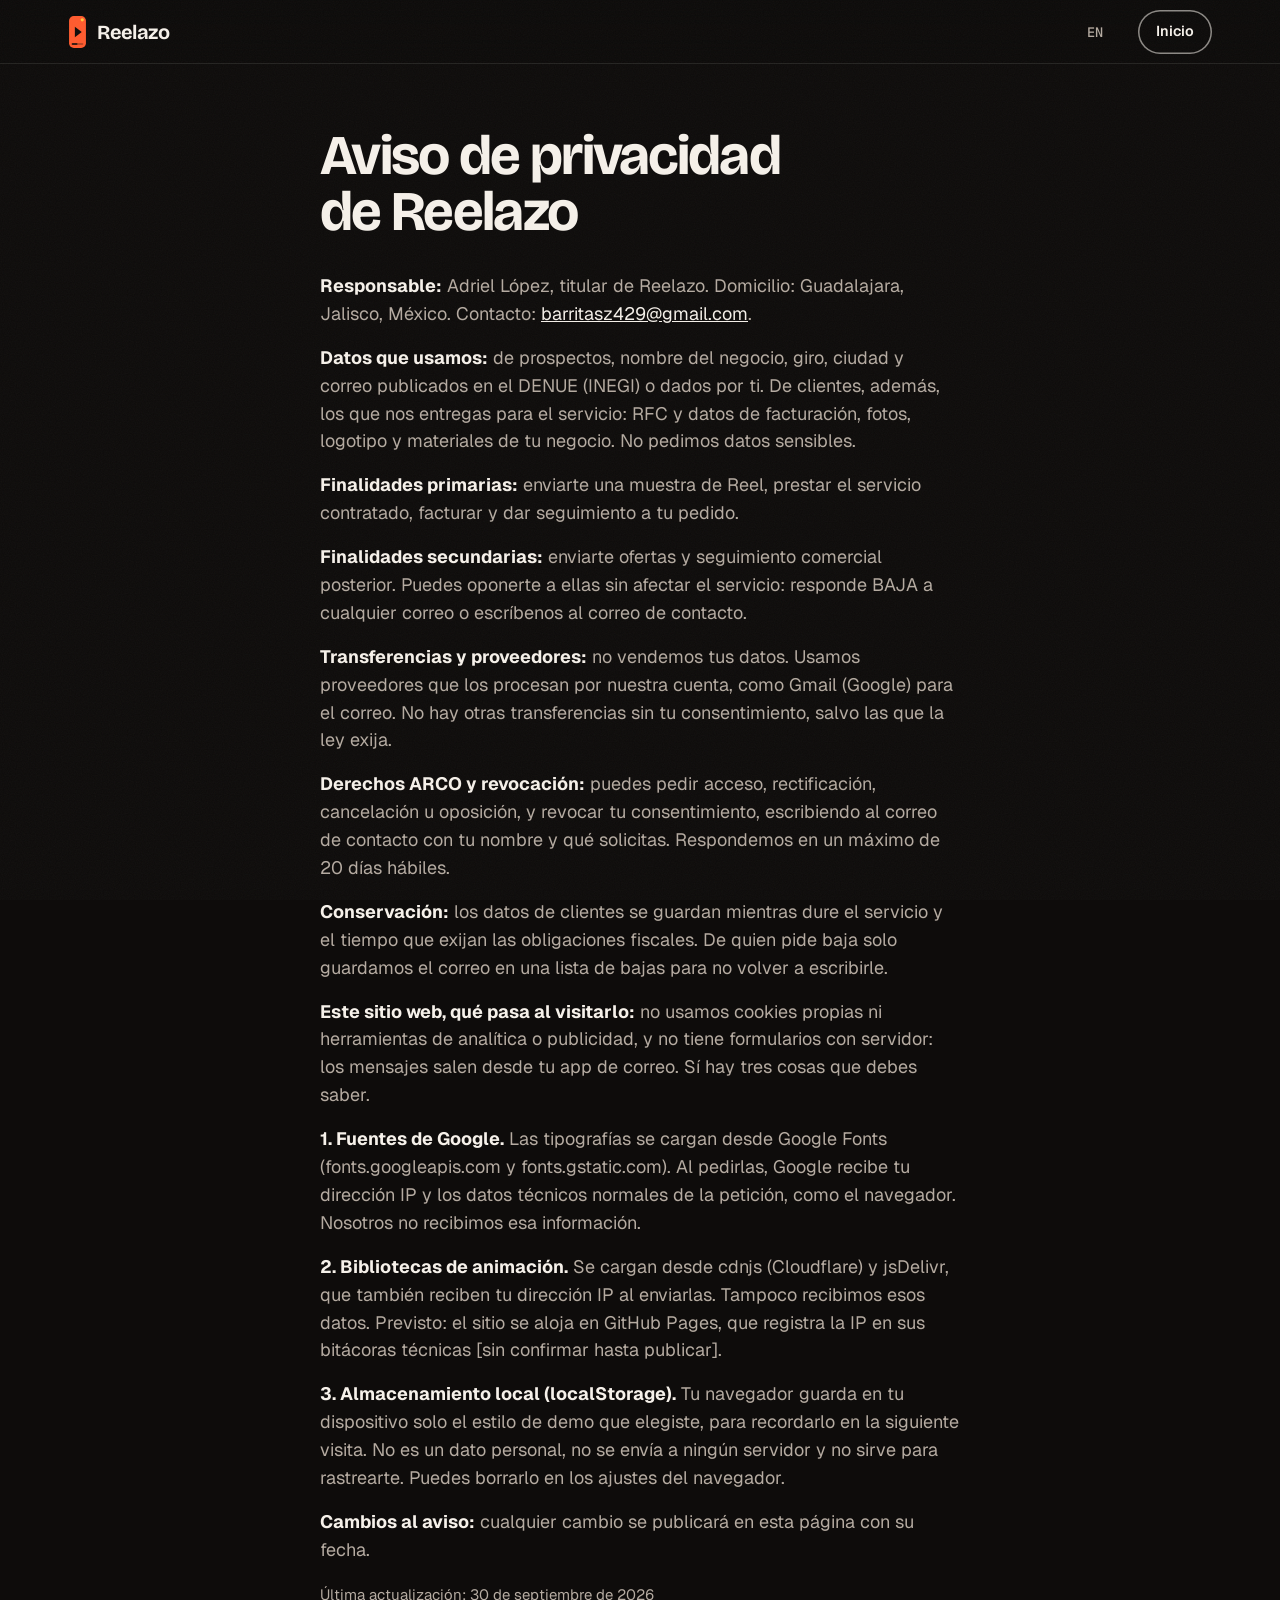
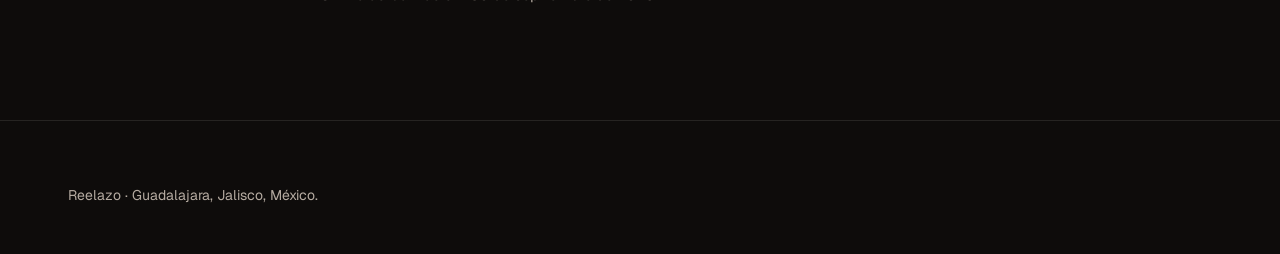
<file: aviso-privacidad.html>
<!DOCTYPE html>
<html lang="es"><head><meta charset="utf-8"><meta name="viewport" content="width=device-width,initial-scale=1"><title>Aviso de privacidad de Reelazo | Reelazo</title><meta name="description" content="Aviso de privacidad de Reelazo."><meta name="theme-color" content="#0E0C0B"><meta name="color-scheme" content="dark light"><meta property="og:title" content="Aviso de privacidad de Reelazo | Reelazo"><meta property="og:description" content="Aviso de privacidad de Reelazo."><meta property="og:type" content="website"><meta property="og:locale" content="es_MX"><meta property="og:url" content="https://barritaszzz.github.io/reelazo/aviso-privacidad.html"><meta property="og:image" content="https://barritaszzz.github.io/reelazo/assets/media/og.png"><link rel="canonical" href="https://barritaszzz.github.io/reelazo/aviso-privacidad.html"><link rel="alternate" hreflang="es" href="https://barritaszzz.github.io/reelazo/aviso-privacidad.html"><link rel="alternate" hreflang="en" href="https://barritaszzz.github.io/reelazo/en/privacy-notice.html"><link rel="alternate" hreflang="x-default" href="https://barritaszzz.github.io/reelazo/aviso-privacidad.html"><link rel="icon" href="assets/media/favicon.svg" type="image/svg+xml"><link rel="preconnect" href="https://fonts.googleapis.com"><link rel="preconnect" href="https://fonts.gstatic.com" crossorigin><link rel="stylesheet" href="https://fonts.googleapis.com/css2?family=Bricolage+Grotesque:opsz,wght@12..96,600..800&family=Instrument+Serif:ital@1&family=Geist:wght@400;500&family=Geist+Mono:wght@500&display=swap"><link rel="stylesheet" href="assets/css/base.css"></head><body><a class="skip" href="#contenido">Saltar al contenido</a><header class="top"><div class="wrap"><a class="brand" href="index.html" aria-label="Reelazo"><img src="assets/media/logo.svg" width="20" height="36" alt=""><span translate="no">Reelazo</span></a><span class="sp"></span><a class="lang" style="display:inline-flex" href="en/privacy-notice.html" hreflang="en" lang="en">EN</a><a class="btn btn--sm btn--ghost" href="index.html" style="--fg:var(--c-text)">Inicio</a></div></header><main id="contenido" class="wrap legal"><h1>Aviso de privacidad de Reelazo</h1><p><b>Responsable:</b> Adriel López, titular de Reelazo. Domicilio: Guadalajara, Jalisco, México. Contacto: <a href="mailto:barritasz429@gmail.com">barritasz429@gmail.com</a>.</p><p><b>Datos que usamos:</b> de prospectos, nombre del negocio, giro, ciudad y correo publicados en el DENUE (INEGI) o dados por ti. De clientes, además, los que nos entregas para el servicio: RFC y datos de facturación, fotos, logotipo y materiales de tu negocio. No pedimos datos sensibles.</p><p><b>Finalidades primarias:</b> enviarte una muestra de Reel, prestar el servicio contratado, facturar y dar seguimiento a tu pedido.</p><p><b>Finalidades secundarias:</b> enviarte ofertas y seguimiento comercial posterior. Puedes oponerte a ellas sin afectar el servicio: responde BAJA a cualquier correo o escríbenos al correo de contacto.</p><p><b>Transferencias y proveedores:</b> no vendemos tus datos. Usamos proveedores que los procesan por nuestra cuenta, como Gmail (Google) para el correo. No hay otras transferencias sin tu consentimiento, salvo las que la ley exija.</p><p><b>Derechos ARCO y revocación:</b> puedes pedir acceso, rectificación, cancelación u oposición, y revocar tu consentimiento, escribiendo al correo de contacto con tu nombre y qué solicitas. Respondemos en un máximo de 20 días hábiles.</p><p><b>Conservación:</b> los datos de clientes se guardan mientras dure el servicio y el tiempo que exijan las obligaciones fiscales. De quien pide baja solo guardamos el correo en una lista de bajas para no volver a escribirle.</p><p><b>Este sitio web, qué pasa al visitarlo:</b> no usamos cookies propias ni herramientas de analítica o publicidad, y no tiene formularios con servidor: los mensajes salen desde tu app de correo. Sí hay tres cosas que debes saber.</p><p><b>1. Fuentes de Google.</b> Las tipografías se cargan desde Google Fonts (fonts.googleapis.com y fonts.gstatic.com). Al pedirlas, Google recibe tu dirección IP y los datos técnicos normales de la petición, como el navegador. Nosotros no recibimos esa información.</p><p><b>2. Bibliotecas de animación.</b> Se cargan desde cdnjs (Cloudflare) y jsDelivr, que también reciben tu dirección IP al enviarlas. Tampoco recibimos esos datos. Previsto: el sitio se aloja en GitHub Pages, que registra la IP en sus bitácoras técnicas [sin confirmar hasta publicar].</p><p><b>3. Almacenamiento local (localStorage).</b> Tu navegador guarda en tu dispositivo solo el estilo de demo que elegiste, para recordarlo en la siguiente visita. No es un dato personal, no se envía a ningún servidor y no sirve para rastrearte. Puedes borrarlo en los ajustes del navegador.</p><p><b>Cambios al aviso:</b> cualquier cambio se publicará en esta página con su fecha.</p><p><small>Última actualización: 30 de septiembre de 2026</small></p></main><footer class="foot"><div class="wrap"><p>Reelazo · Guadalajara, Jalisco, México.</p></div></footer></body></html>
</file>
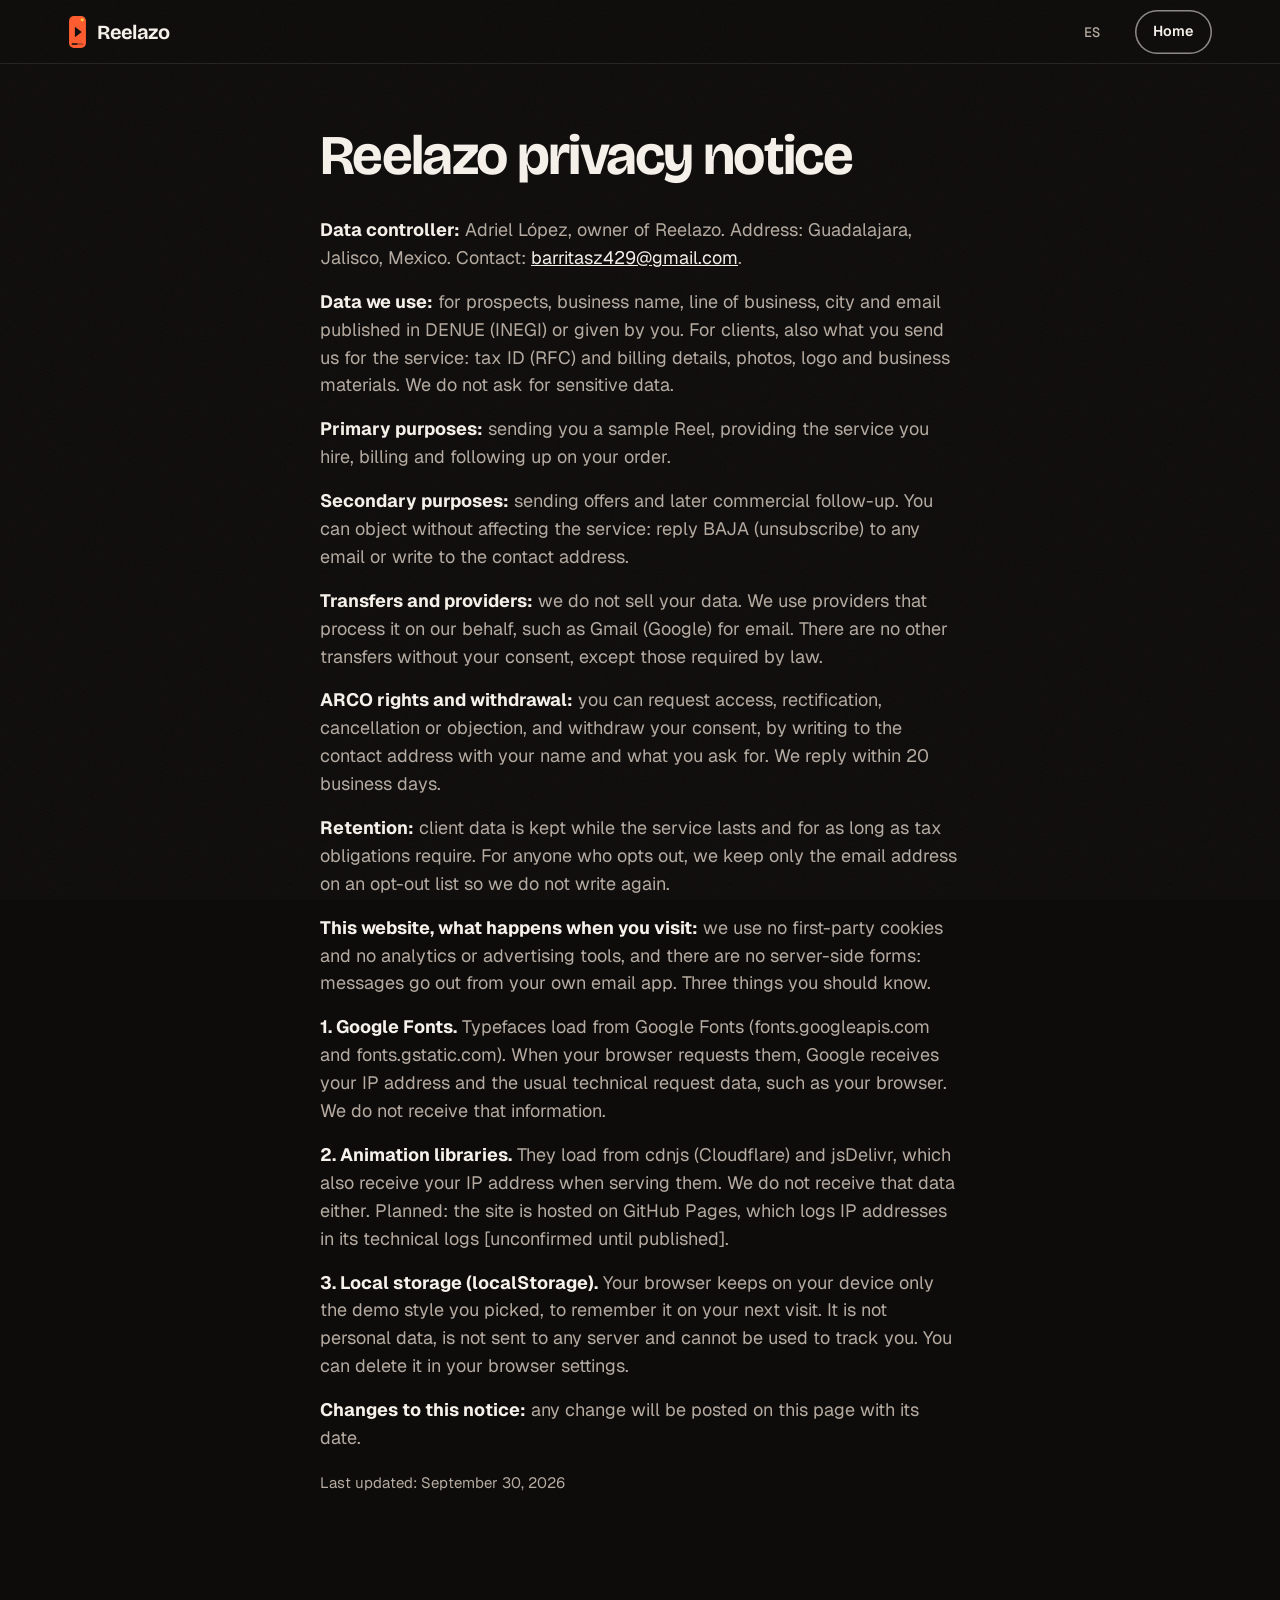
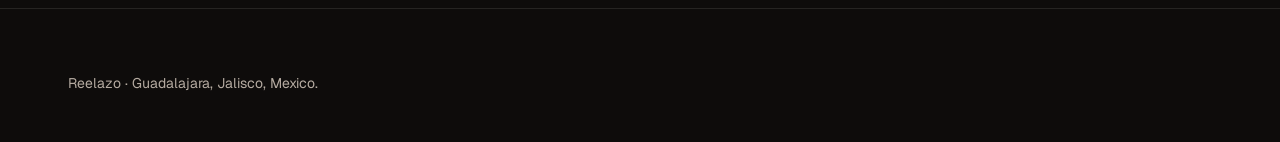
<file: en/privacy-notice.html>
<!DOCTYPE html>
<html lang="en"><head><meta charset="utf-8"><meta name="viewport" content="width=device-width,initial-scale=1"><title>Reelazo privacy notice | Reelazo</title><meta name="description" content="Reelazo privacy notice."><meta name="theme-color" content="#0E0C0B"><meta name="color-scheme" content="dark light"><meta property="og:title" content="Reelazo privacy notice | Reelazo"><meta property="og:description" content="Reelazo privacy notice."><meta property="og:type" content="website"><meta property="og:locale" content="en_US"><meta property="og:url" content="https://barritaszzz.github.io/reelazo/en/privacy-notice.html"><meta property="og:image" content="https://barritaszzz.github.io/reelazo/assets/media/og.png"><link rel="canonical" href="https://barritaszzz.github.io/reelazo/en/privacy-notice.html"><link rel="alternate" hreflang="es" href="https://barritaszzz.github.io/reelazo/aviso-privacidad.html"><link rel="alternate" hreflang="en" href="https://barritaszzz.github.io/reelazo/en/privacy-notice.html"><link rel="alternate" hreflang="x-default" href="https://barritaszzz.github.io/reelazo/aviso-privacidad.html"><link rel="icon" href="../assets/media/favicon.svg" type="image/svg+xml"><link rel="preconnect" href="https://fonts.googleapis.com"><link rel="preconnect" href="https://fonts.gstatic.com" crossorigin><link rel="stylesheet" href="https://fonts.googleapis.com/css2?family=Bricolage+Grotesque:opsz,wght@12..96,600..800&family=Instrument+Serif:ital@1&family=Geist:wght@400;500&family=Geist+Mono:wght@500&display=swap"><link rel="stylesheet" href="../assets/css/base.css"></head><body><a class="skip" href="#contenido">Skip to content</a><header class="top"><div class="wrap"><a class="brand" href="index.html" aria-label="Reelazo"><img src="../assets/media/logo.svg" width="20" height="36" alt=""><span translate="no">Reelazo</span></a><span class="sp"></span><a class="lang" style="display:inline-flex" href="../aviso-privacidad.html" hreflang="es" lang="es">ES</a><a class="btn btn--sm btn--ghost" href="index.html" style="--fg:var(--c-text)">Home</a></div></header><main id="contenido" class="wrap legal"><h1>Reelazo privacy notice</h1><p><b>Data controller:</b> Adriel López, owner of Reelazo. Address: Guadalajara, Jalisco, Mexico. Contact: <a href="mailto:barritasz429@gmail.com">barritasz429@gmail.com</a>.</p><p><b>Data we use:</b> for prospects, business name, line of business, city and email published in DENUE (INEGI) or given by you. For clients, also what you send us for the service: tax ID (RFC) and billing details, photos, logo and business materials. We do not ask for sensitive data.</p><p><b>Primary purposes:</b> sending you a sample Reel, providing the service you hire, billing and following up on your order.</p><p><b>Secondary purposes:</b> sending offers and later commercial follow-up. You can object without affecting the service: reply BAJA (unsubscribe) to any email or write to the contact address.</p><p><b>Transfers and providers:</b> we do not sell your data. We use providers that process it on our behalf, such as Gmail (Google) for email. There are no other transfers without your consent, except those required by law.</p><p><b>ARCO rights and withdrawal:</b> you can request access, rectification, cancellation or objection, and withdraw your consent, by writing to the contact address with your name and what you ask for. We reply within 20 business days.</p><p><b>Retention:</b> client data is kept while the service lasts and for as long as tax obligations require. For anyone who opts out, we keep only the email address on an opt-out list so we do not write again.</p><p><b>This website, what happens when you visit:</b> we use no first-party cookies and no analytics or advertising tools, and there are no server-side forms: messages go out from your own email app. Three things you should know.</p><p><b>1. Google Fonts.</b> Typefaces load from Google Fonts (fonts.googleapis.com and fonts.gstatic.com). When your browser requests them, Google receives your IP address and the usual technical request data, such as your browser. We do not receive that information.</p><p><b>2. Animation libraries.</b> They load from cdnjs (Cloudflare) and jsDelivr, which also receive your IP address when serving them. We do not receive that data either. Planned: the site is hosted on GitHub Pages, which logs IP addresses in its technical logs [unconfirmed until published].</p><p><b>3. Local storage (localStorage).</b> Your browser keeps on your device only the demo style you picked, to remember it on your next visit. It is not personal data, is not sent to any server and cannot be used to track you. You can delete it in your browser settings.</p><p><b>Changes to this notice:</b> any change will be posted on this page with its date.</p><p><small>Last updated: September 30, 2026</small></p></main><footer class="foot"><div class="wrap"><p>Reelazo · Guadalajara, Jalisco, Mexico.</p></div></footer></body></html>
</file>
<file: assets/css/base.css>
@property --dk{syntax:'<number>';inherits:false;initial-value:1}
/* base.css - Reelazo web v3 "Sala de edicion". Tokens, reset, layout, componentes, rev y reduced-motion.
   Los estados iniciales ocultos solo existen bajo .js + prefers-reduced-motion:no-preference. */

:root{
  color-scheme:dark light;
  /* Paleta (contrastes medidos WCAG 2.x, 2026-09-30) */
  --c-bg:#0E0C0B;--c-surface:#1A1614;--c-surface-2:#241E1B;--c-line:rgba(246,241,234,.10);
  --c-text:#F6F1EA;--c-text-soft:#B5ABA1;--c-accent:#FF5B2E;--c-accent-ink:#0E0C0B;--c-maiz:#FFC53D;
  --c-paper:#F4EEE6;--c-paper-ink:#14110F;--c-paper-soft:#5A524C;--c-accent-deep:#B3340F;
  --c-paper-card:#FBF8F2;--c-paper-card-2:#EDE6DB;
  /* Tipo fluido (360 -> 1440 px) */
  --t--1:.875rem;--t-0:clamp(1rem,.95rem + .25vw,1.125rem);
  --t-1:clamp(1.25rem,1.1rem + .6vw,1.5rem);--t-2:clamp(1.6rem,1.3rem + 1.2vw,2.25rem);
  --t-3:clamp(2.2rem,1.6rem + 2.6vw,3.5rem);--t-4:clamp(2.8rem,1.8rem + 5vw,6rem);
  --t-display:clamp(3.2rem,1.5rem + 9vw,9.5rem);
  /* Espacio base 4 px */
  --s-1:4px;--s-2:8px;--s-3:12px;--s-4:16px;--s-5:24px;--s-6:32px;--s-7:48px;--s-8:64px;--s-9:96px;--s-10:144px;
  --gutter:clamp(16px,4vw,48px);--max:1240px;--hdr:64px;
  /* Radios y sombras */
  --r-chip:6px;--r-card:14px;--r-frame:28px;--r-pill:999px;
  --sh-card:0 0 0 1px var(--c-line),0 24px 60px -24px rgba(0,0,0,.65);
  --sh-lift:0 0 0 1px rgba(246,241,234,.16),0 32px 80px -24px rgba(0,0,0,.8);
  --sh-glow:0 0 0 1px rgba(255,91,46,.35),0 12px 40px -8px rgba(255,91,46,.45);
  /* Movimiento */
  --ease-out:cubic-bezier(.22,1,.36,1);--ease-io:cubic-bezier(.65,0,.35,1);--ease-pop:cubic-bezier(.34,1.56,.64,1);
  --t-micro:150ms;--t-base:400ms;--t-slow:700ms;
  /* Tema por seccion (se redefine en .sec--dark / .sec--paper) */
  --fg:var(--c-text);--fg2:var(--c-text-soft);--bgc:var(--c-bg);--card:var(--c-surface);--card2:var(--c-surface-2);
  --ln:var(--c-line);--acc:var(--c-accent);--btn-bg:var(--c-accent);--btn-ink:var(--c-accent-ink);--ring:var(--c-maiz);
  --ff-d:'Bricolage Grotesque','Arial Narrow',system-ui,sans-serif;
  --ff-s:'Instrument Serif',Georgia,'Times New Roman',serif;
  --ff-b:'Geist',system-ui,-apple-system,'Segoe UI',Roboto,sans-serif;
  --ff-m:'Geist Mono',ui-monospace,'SF Mono',Menlo,monospace;
}

*,*::before,*::after{box-sizing:border-box}
html{-webkit-text-size-adjust:100%;scroll-padding-top:calc(var(--hdr) + 16px);background:var(--c-bg)}
body{margin:0;background:var(--c-bg);color:var(--c-text);font-family:var(--ff-b);font-size:var(--t-0);line-height:1.55;
  -webkit-font-smoothing:antialiased;overflow-x:clip;min-width:320px}
img,video,svg{display:block;max-width:100%}
h1,h2,h3,h4,p,ul,ol,dl,dd,figure,blockquote{margin:0}
ul,ol{padding:0;list-style:none}
button,input,select,textarea{font:inherit;color:inherit}
button{cursor:pointer}
a{color:inherit}
[hidden]{display:none!important}
::selection{background:var(--c-accent);color:var(--c-accent-ink)}

/* Grano de pelicula (SVG feTurbulence inline, 0 KB extra) */
body::before{content:"";position:fixed;inset:0;z-index:90;pointer-events:none;opacity:.04;
  background-image:url("data:image/svg+xml,%3Csvg xmlns='http://www.w3.org/2000/svg' width='220' height='220'%3E%3Cfilter id='n'%3E%3CfeTurbulence type='fractalNoise' baseFrequency='.85' numOctaves='2' stitchTiles='stitch'/%3E%3C/filter%3E%3Crect width='100%25' height='100%25' filter='url(%23n)'/%3E%3C/svg%3E")}

:focus-visible{outline:2px solid var(--ring);outline-offset:3px;border-radius:4px}
.sr{position:absolute!important;width:1px;height:1px;margin:-1px;padding:0;overflow:hidden;clip:rect(0 0 0 0);white-space:nowrap;border:0}
.skip{position:fixed;left:16px;top:-80px;z-index:200;background:var(--c-maiz);color:#14110F;padding:12px 18px;border-radius:0 0 12px 12px;font-weight:600;text-decoration:none}
.skip:focus{top:0}
.wrap{width:min(100%,var(--max));margin-inline:auto;padding-inline:var(--gutter)}
[translate="no"]{white-space:nowrap}

/* ---------- Tipografia ---------- */
h1,h2,h3{font-family:var(--ff-d);font-weight:700;letter-spacing:-.03em;line-height:1;text-wrap:balance;font-variation-settings:"opsz" 72}
h2{font-size:var(--t-4);font-weight:800;letter-spacing:-.035em}
h3{font-size:var(--t-2)}
em.serif,.serif{font-family:var(--ff-s);font-style:italic;font-weight:400;letter-spacing:-.01em;font-size:1.06em}
.tc{display:inline-flex;align-items:center;gap:10px;font:500 var(--t--1)/1 var(--ff-m);letter-spacing:.04em;text-transform:uppercase;color:var(--fg2);margin-bottom:var(--s-5)}
.tc .rec{width:10px;height:10px;border-radius:50%;background:var(--c-accent);flex:none}
.lead{font-size:var(--t-1);line-height:1.4;color:var(--fg2);max-width:36rem}
.fine{font-size:var(--t--1);color:var(--fg2)}
.lnk{position:relative;text-decoration:underline;text-decoration-thickness:1px;text-underline-offset:.28em;text-decoration-color:color-mix(in srgb,currentColor 45%,transparent)}
.lnk::after{content:"";position:absolute;left:0;right:0;bottom:-.14em;height:2px;background:currentColor;transform:scaleX(0);transform-origin:left;transition:transform 250ms var(--ease-out)}
.lnk:hover::after,.lnk:focus-visible::after{transform:scaleX(1)}

/* ---------- Botones ---------- */
.btn{display:inline-flex;align-items:center;justify-content:center;gap:8px;min-height:48px;padding:0 26px;border:0;border-radius:var(--r-pill);
  background:var(--btn-bg);color:var(--btn-ink);font:600 1rem/1 var(--ff-b);text-decoration:none;cursor:pointer;touch-action:manipulation;
  transition:transform var(--t-micro) var(--ease-pop),box-shadow var(--t-micro) var(--ease-out),background-color var(--t-micro);white-space:nowrap}
.btn:hover{transform:translateY(-2px) scale(1.03);box-shadow:0 12px 30px -10px color-mix(in srgb,var(--btn-bg) 70%,transparent)}
.btn:active{transform:scale(.97)}
.btn--ghost{background:transparent;color:var(--fg);box-shadow:inset 0 0 0 1.5px color-mix(in srgb,var(--fg) 55%,transparent)}
.btn--ghost:hover{background:color-mix(in srgb,var(--fg) 8%,transparent);box-shadow:inset 0 0 0 1.5px var(--fg)}
.btn--sm{min-height:44px;padding:0 18px;font-size:.9rem}
.actions{display:flex;flex-wrap:wrap;gap:12px;align-items:center}

/* ---------- Progreso y cabecera ---------- */
.progreso{position:fixed;inset:0 0 auto 0;height:3px;z-index:80;background:linear-gradient(90deg,var(--c-accent),var(--c-maiz));transform-origin:0 50%;transform:scaleX(0);pointer-events:none}
@supports (animation-timeline:scroll()){
  .progreso{animation:crecer linear both;animation-timeline:scroll(root)}
  @keyframes crecer{to{transform:scaleX(1)}}
}
.progreso.flash{animation:flash 600ms var(--ease-out) 1}
@keyframes flash{50%{filter:brightness(1.8) saturate(1.3);box-shadow:0 0 18px 2px var(--c-maiz)}}

.top{position:fixed;inset:0 0 auto 0;z-index:70;height:var(--hdr);background:rgba(14,12,11,.78);-webkit-backdrop-filter:blur(14px) saturate(1.2);backdrop-filter:blur(14px) saturate(1.2);border-bottom:1px solid var(--c-line);color:var(--c-text)}
.top .wrap{display:flex;align-items:center;gap:var(--s-5);height:100%}
.brand{display:inline-flex;align-items:center;gap:10px;text-decoration:none;font:700 1.25rem/1 var(--ff-d);letter-spacing:-.03em;min-height:44px}
.brand img{width:auto;height:34px}
.nav{display:none;gap:4px;margin-left:var(--s-4)}
.nav a{display:inline-flex;align-items:center;min-height:44px;padding:0 12px;border-radius:var(--r-pill);text-decoration:none;font-size:.95rem;color:var(--c-text-soft);transition:color var(--t-micro),background-color var(--t-micro)}
.nav a:hover{color:var(--c-text);background:rgba(246,241,234,.07)}
.top .sp{flex:1}
.lang{display:inline-flex;align-items:center;min-height:44px;padding:0 10px;font:500 .85rem var(--ff-m);text-decoration:none;color:var(--c-text-soft);letter-spacing:.04em}
.lang:hover{color:var(--c-text)}
.top .btn{display:inline-flex;white-space:nowrap}
.top .lang{display:none}
.cap summary .cn::before{content:"\2630\00a0"}
.cap{position:relative}
.cap summary{list-style:none;display:inline-flex;align-items:center;gap:8px;min-height:44px;padding:0 14px;border-radius:var(--r-pill);border:1px solid var(--c-line);font:500 .75rem/1 var(--ff-m);letter-spacing:.05em;text-transform:uppercase;cursor:pointer;white-space:nowrap;color:var(--c-text);background:var(--c-surface)}
.cap summary::-webkit-details-marker{display:none}
.cap summary:hover{border-color:rgba(246,241,234,.3)}
.cap summary .nm{display:none;color:var(--c-text-soft)}
.cap summary::after{content:"";width:6px;height:6px;border-right:1.5px solid currentColor;border-bottom:1.5px solid currentColor;rotate:45deg;translate:0 -2px;transition:rotate 200ms var(--ease-out)}
.cap[open] summary::after{rotate:225deg;translate:0 2px}
.cap ol{position:absolute;right:0;top:calc(100% + 8px);width:min(300px,86vw);padding:8px;background:var(--c-surface-2);border-radius:var(--r-card);box-shadow:var(--sh-lift);display:grid;gap:2px;max-height:calc(100svh - 90px);overflow:auto;overscroll-behavior:contain}
.cap ol a{display:flex;gap:12px;align-items:center;min-height:44px;padding:0 12px;border-radius:10px;text-decoration:none;font-size:.95rem;color:var(--c-text)}
.cap ol a:hover{background:rgba(246,241,234,.08)}
.cap ol a .n{font:500 .72rem var(--ff-m);color:var(--c-text-soft);width:2.4em}
.cap ol a[aria-current="true"]{background:var(--c-accent);color:var(--c-accent-ink)}
.cap ol a[aria-current="true"] .n{color:var(--c-accent-ink)}
@media (min-width:640px){.cap summary .nm{display:inline}}
@media (max-width:639px){.cap summary .cn{display:none}.cap summary::before{content:"\2630";font-size:1.05rem;line-height:1}.cap summary{padding:0 12px}.top .wrap{gap:var(--s-3)}}
@media (min-width:980px){.nav{display:flex}.top .lang{display:inline-flex}.cap summary .cn::before{content:none}}

/* ---------- Secciones ---------- */
.sec{position:relative;z-index:1;padding-block:clamp(64px,7vw,112px);background:var(--bgc);color:var(--fg)}
.sec--dark{--bgc:var(--c-bg);--fg:var(--c-text);--fg2:var(--c-text-soft);--card:var(--c-surface);--card2:var(--c-surface-2);--ln:var(--c-line);--acc:var(--c-accent);--btn-bg:var(--c-accent);--btn-ink:var(--c-accent-ink);--ring:var(--c-maiz)}
.sec--paper{--bgc:var(--c-paper);--fg:var(--c-paper-ink);--fg2:var(--c-paper-soft);--card:var(--c-paper-card);--card2:var(--c-paper-card-2);--ln:rgba(20,17,15,.14);--acc:var(--c-accent-deep);--btn-bg:var(--c-accent-deep);--btn-ink:var(--c-paper);--ring:var(--c-paper-ink)}
.sec--paper .tc .rec{background:var(--c-accent-deep)}
/* corte diagonal suave entre secciones (triangulo que crece con el scroll, --k lo mueve el JS) */
.sec--d{--cut:clamp(28px,5vw,72px)}
section[id]{scroll-margin-top:calc(-16px - var(--cut,0px))}
.sec--d::before{content:"";position:absolute;left:0;right:0;top:calc(var(--cut) * -1 + 1px);height:var(--cut);background:var(--bgc);
  clip-path:polygon(0 100%,100% 0,100% 100%);transform-origin:50% 100%;transform:scaleY(var(--dk));pointer-events:none}
.sec__head{max-width:52rem;margin-bottom:var(--s-8)}
.sec__head .lead{margin-top:var(--s-5)}

/* ---------- Marco de Reel 9:16 (motivo firma) ---------- */
.frame{position:relative;margin:0;aspect-ratio:9/16;border-radius:var(--r-frame);overflow:hidden;background:var(--c-surface);box-shadow:var(--sh-card);border:1px solid rgba(246,241,234,.14);isolation:isolate;display:block;color:var(--c-text)}
.frame img,.frame video{position:absolute;inset:0;width:100%;height:100%;object-fit:cover}
.frame video{opacity:0;transition:opacity .4s var(--ease-out)}
.frame video.on{opacity:1}
.frame .tag,.tag{position:absolute;left:12px;top:12px;z-index:3;padding:5px 9px;border-radius:var(--r-chip);background:rgba(14,12,11,.86);color:var(--c-text);font:500 .68rem/1.2 var(--ff-m);letter-spacing:.02em}
.frame .bar{position:absolute;left:16px;right:16px;bottom:14px;height:3px;border-radius:2px;background:rgba(246,241,234,.28);z-index:3;overflow:hidden}
.frame .bar b{display:block;height:100%;background:var(--c-accent);transform-origin:left;transform:scaleX(var(--pg,0))}

/* ---------- 1. Hero ---------- */
.hero{min-height:100svh;display:grid;align-items:center;padding-top:calc(var(--hdr) + var(--s-8));padding-bottom:var(--s-9);overflow:clip}
.hero__grid{position:relative;z-index:1;display:grid;gap:var(--s-8);align-items:center}
.halo{position:absolute;z-index:0;width:min(90vmin,860px);aspect-ratio:1;right:-14vmin;top:4%;pointer-events:none;
  background:radial-gradient(closest-side circle at 50% 50%,rgba(255,91,46,.42),rgba(255,197,61,.18) 55%,transparent 100%)}
.hero h1{font-size:clamp(3rem,1rem + 7.2vw,7.6rem);font-weight:800;line-height:.9;letter-spacing:-.045em;margin-bottom:var(--s-6)}
.hw{display:inline-block;overflow:hidden;vertical-align:top;padding:0 .1em .14em;margin:0 -.1em}
.hw>span{display:inline-block}
.hero .lead{margin-bottom:var(--s-6)}
.hero .fine{margin-top:var(--s-5);max-width:30rem}
.fan{position:relative;width:min(100%,540px);aspect-ratio:1/1.12;margin-inline:auto}
.fan .frame{position:absolute;width:47%;left:26.5%;top:5%;translate:var(--x,0) 0;rotate:var(--r,0deg);z-index:1;will-change:transform}
.fan .frame--c{z-index:3;top:0;width:50%;left:25%}
.fan .frame--l{--x:-64%;--r:-6deg}
.fan .frame--r{--x:64%;--r:6deg}
.fan .frame--l,.fan .frame--r{scale:.94;top:9%}
.fan .tag{font-size:.6rem;left:8px;top:8px;padding:4px 7px}
@media (min-width:920px){.hero__grid{grid-template-columns:1.12fr .88fr}}

/* ---------- 2. Problema ---------- */
.problema .lit{font-size:var(--t-3);font-weight:700;line-height:1.06;letter-spacing:-.03em;max-width:24ch;margin-bottom:var(--s-8)}
.problema .lit .w{display:inline-block}
.tickets{display:grid;gap:var(--s-5)}
.ticket{position:relative;background:var(--card);border:1px solid var(--ln);border-radius:var(--r-card);padding:var(--s-6) var(--s-5) var(--s-5) var(--s-6);rotate:var(--tilt,0deg);
  box-shadow:0 18px 40px -22px rgba(20,17,15,.35)}
.ticket::before{content:"";position:absolute;left:0;top:14px;bottom:14px;width:0;border-left:2px dashed var(--ln)}
.ticket .n{display:block;font:500 var(--t--1) var(--ff-m);letter-spacing:.05em;text-transform:uppercase;color:var(--acc);margin-bottom:var(--s-3)}
.ticket p{font:700 var(--t-2)/1.08 var(--ff-d);letter-spacing:-.03em;text-wrap:balance}
.ticket:nth-child(1){--tilt:-1.4deg}.ticket:nth-child(2){--tilt:.8deg}.ticket:nth-child(3){--tilt:-.6deg}
.problema .cierre{margin-top:var(--s-8);font:700 var(--t-2)/1.1 var(--ff-d);letter-spacing:-.03em}
@media (min-width:860px){.tickets{grid-template-columns:repeat(3,1fr)}}

/* ---------- 3. Demo de Reels ---------- */
.reels__head{display:flex;flex-wrap:wrap;justify-content:space-between;align-items:flex-end;gap:var(--s-5);margin-bottom:var(--s-7)}
.reels__head .sec__head{margin-bottom:0}
.seg{border:0;padding:4px;margin:0;display:inline-flex;gap:2px;background:var(--c-surface-2);border-radius:var(--r-pill)}
.seg legend{position:absolute;width:1px;height:1px;overflow:hidden;clip:rect(0 0 0 0)}
.seg input{position:absolute;opacity:0;width:1px;height:1px}
.seg label{display:inline-flex;align-items:center;justify-content:center;min-height:44px;min-width:92px;padding:0 18px;border-radius:var(--r-pill);font-weight:500;cursor:pointer;color:var(--c-text-soft);transition:background-color var(--t-micro),color var(--t-micro)}
.seg label:hover{color:var(--c-text)}
.seg input:checked+label{background:var(--c-accent);color:var(--c-accent-ink)}
.seg input:focus-visible+label{outline:2px solid var(--c-maiz);outline-offset:3px}
.no-js .seg{display:none}
.carril{display:flex;gap:var(--s-6);overflow-x:auto;scroll-snap-type:x mandatory;--cx:max(var(--gutter),calc((100% - var(--max)) / 2 + var(--gutter)));padding:8px var(--cx) var(--s-5);margin-inline:0;scroll-padding-inline:var(--cx);scrollbar-width:thin;scrollbar-color:var(--c-accent) transparent}
.carril>li{flex:0 0 min(74vw,300px);scroll-snap-align:center;display:grid;gap:var(--s-3);align-content:start}
.reel{cursor:pointer;text-decoration:none;transition:box-shadow .3s var(--ease-out)}
.reel:hover{box-shadow:var(--sh-lift)}
.reel .play{position:absolute;right:14px;bottom:30px;z-index:3;width:48px;height:48px;border-radius:50%;background:var(--c-accent);color:var(--c-accent-ink);display:grid;place-items:center;transition:transform var(--t-micro) var(--ease-pop),opacity .2s}
.reel:hover .play{transform:scale(1.1)}
.reel.playing .play{opacity:0}
.reel .sound{position:absolute;left:12px;right:12px;bottom:26px;z-index:4;display:none;min-height:44px;border:0;border-radius:var(--r-pill);background:var(--c-text);color:var(--c-bg);font-weight:600;cursor:pointer}
.reel.touch-on .sound{display:block}
.reel__cap{font:600 var(--t-0)/1.2 var(--ff-d);letter-spacing:-.01em}
.reel__cap small{display:block;font:400 var(--t--1) var(--ff-b);color:var(--c-text-soft);letter-spacing:0;margin-top:2px}
.reel-out{aspect-ratio:9/16;border:1.5px dashed rgba(246,241,234,.28);border-radius:var(--r-frame);display:grid;place-content:center;gap:var(--s-5);padding:var(--s-6);text-align:left}
.reel-out h3{font-size:var(--t-2)}
.reel-out p{color:var(--c-text-soft);font-size:var(--t--1)}
.carril>li.out{align-content:start}
.muestras__t{margin:var(--s-9) 0 var(--s-5);font:500 var(--t--1)/1 var(--ff-m);letter-spacing:.05em;text-transform:uppercase;color:var(--c-text-soft)}
.muestras{display:flex;gap:var(--s-4);overflow-x:auto;scroll-snap-type:x mandatory;padding-bottom:var(--s-3);margin-inline:calc(var(--gutter) * -1);padding-inline:var(--gutter);scrollbar-width:thin}
.muestras li{flex:0 0 132px;scroll-snap-align:start;display:grid;gap:8px}
.muestras .frame{border-radius:18px}
.muestras .frame .tag{font-size:.55rem;padding:3px 6px;left:6px;top:6px}
.muestras span.l{font-size:var(--t--1);color:var(--c-text-soft)}
@media (min-width:900px){
  .carril>li{flex:0 0 auto}
  .carril>li .frame,.carril>li .reel-out{height:clamp(380px,54vh,580px);width:auto}
  .muestras{display:grid;grid-template-columns:repeat(6,1fr);overflow:visible;margin-inline:0;padding-inline:0}
  .muestras li{flex:none}
}
/* carril fijado (lo activa el JS con GSAP en escritorio) */
.reels__pin.is-pin .carril{overflow:visible;scroll-snap-type:none;will-change:transform;width:max-content;margin-inline:0}
.reels__pin.is-pin{overflow:hidden}
.reels__pin.is-pin .carril>li{transition:none}

/* ---------- 4. Servicios (bento) ---------- */
.bento{display:grid;gap:var(--s-4);grid-template-columns:1fr}
.bc{position:relative;background:var(--card);border:1px solid var(--ln);border-radius:20px;padding:var(--s-6);display:grid;gap:var(--s-3);align-content:start;overflow:hidden;
  transition:transform var(--t-micro) var(--ease-out),box-shadow var(--t-micro) var(--ease-out),border-color var(--t-micro)}
.bc::before{content:"";position:absolute;inset:0;border-radius:inherit;background:radial-gradient(280px circle at var(--mx,50%) var(--my,50%),rgba(255,91,46,.16),transparent 62%);opacity:0;transition:opacity .25s;pointer-events:none}
.bc>*{position:relative}
.bc h3{font-size:var(--t-2)}
.bc p{color:var(--fg2)}
.bc .price-s{font:500 1.4rem/1 var(--ff-m);font-variant-numeric:tabular-nums;color:var(--fg)}
.bc .price-s small{font-size:.8rem;color:var(--fg2)}
.bc ul{display:grid;gap:6px;color:var(--fg2);font-size:var(--t--1)}
.bc li{padding-left:18px;position:relative}
.bc li::before{content:"";position:absolute;left:0;top:.6em;width:8px;height:2px;background:var(--acc)}
.bc .tagp{display:inline-flex;justify-self:start;font:500 .72rem var(--ff-m);letter-spacing:.04em;text-transform:uppercase;padding:5px 10px;border-radius:var(--r-chip);background:var(--card2);color:var(--fg)}
@media (hover:hover) and (pointer:fine){
  .bc:hover{transform:translateY(-4px);box-shadow:0 0 0 1px rgba(20,17,15,.18),0 32px 60px -28px rgba(20,17,15,.45);border-color:transparent}
  .bc:hover::before{opacity:1}
}
.bc--reels .mini-fr{display:none}
.nodes{width:100%;max-width:300px;height:auto;margin-top:var(--s-2)}
.nodes rect{fill:var(--card2);stroke:var(--fg);stroke-width:1.5}
.nodes text{font:500 11px var(--ff-m);fill:var(--fg)}
.nodes path{fill:none;stroke:var(--acc);stroke-width:2.5;stroke-linecap:round}
.bc--wide-cta{align-content:start}
@media (min-width:860px){
  .bento{grid-template-columns:repeat(6,1fr)}
  .bc--reels{grid-column:span 3;grid-row:span 2;grid-template-columns:1fr;padding-right:var(--s-6)}
  .bc--n8n,.bc--web{grid-column:span 3}
  .bc--gb,.bc--rev{grid-column:span 3}
  .bc--reels .mini-fr{display:block;justify-self:end;width:min(46%,200px);margin-top:var(--s-4);rotate:5deg;translate:0 10px}
}

/* ---------- 5. Elige tu estilo ---------- */
.estilos__grid{display:grid;grid-template-columns:minmax(0,1fr);gap:var(--s-7);align-items:start}
.chips{min-width:0;position:relative;border:0;padding:0;margin:0;display:flex;gap:8px;overflow-x:auto;scroll-snap-type:x proximity;padding-bottom:8px;scrollbar-width:thin}
.chips__n{display:none}
.chips legend{font:500 var(--t--1)/1 var(--ff-m);letter-spacing:.05em;text-transform:uppercase;color:var(--c-text-soft);margin-bottom:var(--s-3);padding:0}
.chips input{position:absolute;opacity:0;width:1px;height:1px;pointer-events:none}
.chip{position:relative;z-index:1;flex:0 0 auto;display:flex;align-items:center;gap:12px;min-height:52px;padding:8px 16px 8px 10px;border-radius:12px;background:var(--c-surface-2);border:1px solid var(--c-line);cursor:pointer;
  scroll-snap-align:start;transition:border-color var(--t-micro),transform var(--t-micro) var(--ease-out);touch-action:manipulation;color:var(--c-text)}
.chip:hover{border-color:rgba(246,241,234,.35);transform:translateY(-1px)}
.chip .sw{width:30px;height:30px;border-radius:8px;flex:none;background:linear-gradient(135deg,var(--a) 0 54%,var(--b) 54%);box-shadow:0 0 0 1px rgba(246,241,234,.22)}
.chip b{display:block;font:600 .95rem/1.15 var(--ff-b)}
.chip small{display:block;font-size:.78rem;line-height:1.2;color:var(--c-text-soft);margin-top:2px}
.chips input:checked+.chip{background:var(--c-accent);border-color:transparent;color:var(--c-accent-ink)}
.chips input:checked+.chip small{color:var(--c-accent-ink)}
.chips input:focus-visible+.chip{outline:2px solid var(--c-maiz);outline-offset:3px}
.chips.has-pill input:checked+.chip{background:transparent}
.chips .pill{position:absolute;left:0;top:0;z-index:0;border-radius:12px;background:var(--c-accent);pointer-events:none;transition:transform 300ms var(--ease-out),width 300ms var(--ease-out),height 300ms var(--ease-out)}
.stage{position:relative;perspective:1200px;min-width:0}
.browser{border-radius:20px;overflow:hidden;background:var(--c-surface);box-shadow:var(--sh-lift);border:1px solid rgba(246,241,234,.14);will-change:transform}
.browser__bar{display:flex;align-items:center;gap:8px;padding:10px 14px;background:var(--c-surface-2);border-bottom:1px solid var(--c-line)}
.browser__bar>i{width:10px;height:10px;border-radius:50%;background:#FF5F57;flex:none}
.browser__bar>i:nth-child(2){background:#FEBC2E}.browser__bar>i:nth-child(3){background:#28C840}
.url{flex:1;min-width:0;margin-left:8px;padding:6px 12px;border-radius:var(--r-pill);background:var(--c-bg);font:500 .75rem/1 var(--ff-m);color:var(--c-text-soft);overflow:hidden;text-overflow:ellipsis;white-space:nowrap}
.browser__bar .tag{position:static;flex:none}
.mini-shell{min-height:560px;display:grid;background:var(--c-bg);--p:70%}
.mini-shell>.mini{min-height:560px}
.raw{position:absolute;inset:0;z-index:2;background:#fff;color:#000;font:16px/1.35 "Times New Roman",Times,serif;padding:10px 14px;overflow:hidden;
  clip-path:inset(0 0 0 var(--p));pointer-events:none}
.raw::before{content:attr(data-lbl);position:absolute;top:8px;right:10px;padding:2px 6px;background:#eee;color:#444;font:500 .62rem/1.3 var(--ff-m);letter-spacing:.03em}
.raw{text-align:right}
.raw *{all:revert}
.raw a{color:#0000EE;text-decoration:underline}
.no-js .raw,.no-js .ba-line,.no-js .ba-lbl,.no-js .ba-ctl{display:none}
.ba-line{position:absolute;top:0;bottom:0;left:var(--p);width:3px;margin-left:-1.5px;background:var(--c-accent);z-index:3;pointer-events:none;box-shadow:0 0 0 1px rgba(14,12,11,.4)}
.ba-line::after{content:"";position:absolute;top:50%;left:50%;width:30px;height:30px;margin:-15px;border-radius:50%;background:var(--c-accent);box-shadow:0 0 0 3px rgba(14,12,11,.35)}
.ba-lbl{position:absolute;bottom:10px;z-index:3;padding:5px 9px;border-radius:var(--r-chip);background:rgba(14,12,11,.88);color:var(--c-text);font:500 .68rem/1.2 var(--ff-m);letter-spacing:.04em;text-transform:uppercase;pointer-events:none}
.ba-lbl--l{left:10px}.ba-lbl--r{right:10px}
.ba-ctl{display:flex;align-items:center;gap:14px;padding:8px 16px;background:var(--c-surface-2);border-top:1px solid var(--c-line);font:500 .75rem/1.2 var(--ff-m);letter-spacing:.03em;color:var(--c-text-soft)}
.ba-ctl input{flex:1;min-width:120px;height:44px;margin:0;appearance:none;-webkit-appearance:none;background:transparent;cursor:ew-resize}
.ba-ctl input::-webkit-slider-runnable-track{height:4px;border-radius:2px;background:rgba(246,241,234,.25)}
.ba-ctl input::-moz-range-track{height:4px;border-radius:2px;background:rgba(246,241,234,.25)}
.ba-ctl input::-webkit-slider-thumb{-webkit-appearance:none;width:24px;height:24px;margin-top:-10px;border-radius:50%;background:var(--c-accent);border:3px solid var(--c-bg)}
.ba-ctl input::-moz-range-thumb{width:18px;height:18px;border-radius:50%;background:var(--c-accent);border:3px solid var(--c-bg)}
.demo-ctl{display:flex;flex-wrap:wrap;align-items:center;justify-content:space-between;gap:var(--s-3);margin-top:var(--s-4)}
.demo-ctl .fine{max-width:34rem}
@media (min-width:1020px){
  .estilos__grid{grid-template-columns:minmax(250px,320px) minmax(0,1fr)}
  .chips{flex-direction:column;overflow:visible;padding-bottom:0}
  .chip{flex:none}
}

/* ---------- 6. Proceso ---------- */
.proceso__pin{display:grid;gap:var(--s-8);align-items:center}
.tl{position:relative;padding-left:64px;display:grid;gap:var(--s-6)}
.tl__line{position:absolute;left:21px;top:10px;bottom:10px;width:3px;background:var(--ln);border-radius:2px}
.tl__line i{display:block;height:100%;background:var(--c-accent-deep);border-radius:2px;transform-origin:top;transform:scaleY(var(--g,1))}
.step{position:relative}
.step .n{position:absolute;left:-64px;top:-2px;width:44px;height:44px;border-radius:50%;background:var(--bgc);border:2px solid var(--c-accent-deep);display:grid;place-items:center;font:500 .95rem var(--ff-m);color:var(--fg);transform-origin:center}
.step p{font:700 var(--t-2)/1.12 var(--ff-d);letter-spacing:-.03em;text-wrap:balance;padding-top:4px}
.step small{display:block;margin-top:6px;font:400 var(--t--1) var(--ff-b);letter-spacing:0;color:var(--fg2);font-weight:400}
.proceso .actions{margin-top:var(--s-7)}
@media (min-width:900px){.proceso__pin{grid-template-columns:.9fr 1.1fr;min-height:100svh;padding-block:var(--s-8)}}
@media (max-width:899px) and (prefers-reduced-motion:no-preference){
  @supports (animation-timeline:view()){
    .js .tl__line i{transform:scaleY(0);animation:growy linear both;animation-timeline:view();animation-range:entry 25% cover 70%}
    @keyframes growy{to{transform:scaleY(1)}}
  }
}

/* ---------- 7. Precios ---------- */
.plans{display:grid;gap:var(--s-5);align-items:stretch}
.plan{position:relative;background:var(--card);border-radius:var(--r-frame);padding:var(--s-7) var(--s-6) var(--s-6);box-shadow:var(--sh-card);display:grid;gap:var(--s-4);align-content:start}
.plan h3{font-size:var(--t-2)}
.plan .price{font:700 clamp(2.4rem,1.4rem + 3.6vw,3.6rem)/1 var(--ff-d);font-variant-numeric:tabular-nums lining-nums;letter-spacing:-.03em;display:flex;flex-wrap:wrap;align-items:baseline}
.plan .price small{font:500 .9rem var(--ff-m);letter-spacing:0;color:var(--fg2);font-weight:500}
.plan .precio,.qv{font-variant-numeric:tabular-nums;display:inline-block}
.plan ul{display:grid;gap:10px;color:var(--fg2);font-size:var(--t--1)}
.plan li{padding-left:24px;position:relative}
.plan li::before{content:"";position:absolute;left:0;top:.35em;width:12px;height:7px;border-left:2px solid var(--c-accent);border-bottom:2px solid var(--c-accent);rotate:-45deg}
.plan .ribbon{justify-self:start;font:500 .72rem var(--ff-m);letter-spacing:.05em;text-transform:uppercase;padding:6px 12px;border-radius:var(--r-pill);background:var(--c-accent);color:var(--c-accent-ink)}
.plan--star{border:2px solid transparent;
  background:linear-gradient(var(--c-surface),var(--c-surface)) padding-box,conic-gradient(from var(--ang,0deg),var(--c-accent),var(--c-maiz),var(--c-accent),#7A2A12,var(--c-accent)) border-box;box-shadow:var(--sh-glow)}
@media (prefers-reduced-motion:no-preference){
  .plan--star{animation:ang 8s linear infinite}
  .plan--star.off{animation-play-state:paused}
  @keyframes ang{to{--ang:360deg}}
}
.extras{display:grid;gap:var(--s-5);margin-top:var(--s-5)}
.extra{display:grid;gap:var(--s-2);padding:var(--s-5) var(--s-6);border-radius:var(--r-card);border:1px solid var(--ln)}
.extra h3{font-size:var(--t-1)}
.extra .price-s{font:500 1.4rem/1 var(--ff-m);font-variant-numeric:tabular-nums}
.extra .price-s small{font-size:.8rem;color:var(--fg2)}
.extra p{color:var(--fg2);font-size:var(--t--1)}
.notes{margin-top:var(--s-7);display:grid;gap:var(--s-3);max-width:46rem;color:var(--fg2)}
.notes p::before{content:"+";font-family:var(--ff-m);color:var(--acc);margin-right:.7em}
@media (min-width:900px){.plans{grid-template-columns:1fr 1.1fr}.extras{grid-template-columns:repeat(3,1fr)}}

.cotiza{grid-template-columns:minmax(0,1fr);margin-top:var(--s-9);background:var(--c-surface);border-radius:var(--r-frame);padding:clamp(20px,4vw,48px);display:grid;gap:var(--s-7);box-shadow:var(--sh-card)}
.cotiza h3{font-size:var(--t-3);margin-bottom:var(--s-2)}
.cotiza fieldset{min-width:0;border:0;padding:0;margin:0 0 var(--s-5);display:grid;gap:8px}
.cotiza legend{font:500 var(--t--1)/1 var(--ff-m);letter-spacing:.05em;text-transform:uppercase;color:var(--c-text-soft);margin-bottom:var(--s-3);padding:0}
.opt{display:flex;align-items:center;gap:12px;min-height:48px;padding:6px 14px;border-radius:12px;border:1px solid var(--c-line);background:var(--c-surface-2);cursor:pointer;transition:border-color var(--t-micro)}
.opt:hover{border-color:rgba(246,241,234,.35)}
.opt:has(input:checked){border-color:var(--c-accent);box-shadow:inset 0 0 0 1px var(--c-accent)}
.opt input{width:20px;height:20px;accent-color:var(--c-accent);flex:none;margin:0}
.opt span{flex:1}
.opt em{font:500 .9rem var(--ff-m);font-style:normal;color:var(--c-text-soft);font-variant-numeric:tabular-nums}
.stepper{display:flex;align-items:center;gap:12px;min-height:48px;padding:4px 14px;border-radius:12px;border:1px solid var(--c-line);background:var(--c-surface-2)}
.stepper>span{flex:1}
.stepper button{width:44px;height:44px;border-radius:50%;border:1px solid rgba(246,241,234,.3);background:transparent;font-size:1.3rem;line-height:1;display:grid;place-items:center;touch-action:manipulation;transition:background-color var(--t-micro),transform var(--t-micro) var(--ease-pop)}
.stepper button:hover{background:rgba(246,241,234,.1);transform:scale(1.06)}
.stepper button:active{transform:scale(.94)}
.stepper button:disabled{opacity:.35;cursor:not-allowed}
.stepper output{min-width:2.2ch;text-align:center;font:500 1.2rem var(--ff-m);font-variant-numeric:tabular-nums}
.qout{grid-template-columns:minmax(0,1fr);min-width:0;background:var(--c-surface-2);border-radius:var(--r-card);padding:var(--s-6);display:grid;gap:var(--s-4);align-content:start}
.qline{grid-template-columns:minmax(0,1fr);overflow-wrap:anywhere;display:grid;gap:4px;padding-bottom:var(--s-4);border-bottom:1px solid var(--c-line)}
.qline:last-of-type{border-bottom:0;padding-bottom:0}
.qline .ql{font:500 var(--t--1)/1 var(--ff-m);letter-spacing:.05em;text-transform:uppercase;color:var(--c-text-soft)}
.qv{font:700 clamp(2rem,1.4rem + 2.4vw,3rem)/1.05 var(--ff-d);font-variant-numeric:tabular-nums lining-nums;letter-spacing:-.03em}
.qv small{font:500 .9rem var(--ff-m);letter-spacing:0;color:var(--c-text-soft)}
.qv.tick{animation:tick 250ms var(--ease-out)}
@keyframes tick{from{opacity:0;transform:translateY(8px)}}
.qextra{font-size:var(--t--1);color:var(--c-text-soft)}
.qextra b{color:var(--c-text);font-family:var(--ff-m);font-weight:500;font-variant-numeric:tabular-nums}
.qsave{display:inline-block;justify-self:start;padding:4px 10px;border-radius:var(--r-chip);background:var(--c-maiz);color:#14110F;font:500 .75rem var(--ff-m)}
.qnote{font-size:var(--t--1);color:var(--c-text-soft)}
@media (min-width:900px){.cotiza{grid-template-columns:minmax(0,1.1fr) minmax(0,.9fr)}}

/* ---------- 8. FAQ ---------- */
.faq{max-width:52rem}
.faq details{border-top:1px solid var(--ln)}
.faq details:last-child{border-bottom:1px solid var(--ln)}
.faq summary{list-style:none;display:flex;justify-content:space-between;align-items:center;gap:var(--s-5);min-height:68px;padding:var(--s-4) 0;cursor:pointer;font:600 var(--t-1)/1.2 var(--ff-d);letter-spacing:-.02em;transition:color var(--t-micro)}
.faq summary::-webkit-details-marker{display:none}
.faq summary:hover{color:var(--acc)}
.faq .ic{position:relative;flex:none;width:28px;height:28px;transition:transform 200ms var(--ease-pop)}
.faq .ic::before,.faq .ic::after{content:"";position:absolute;left:50%;top:50%;width:16px;height:2px;margin:-1px 0 0 -8px;background:currentColor;border-radius:1px}
.faq .ic::after{rotate:90deg}
.faq details[open] .ic{transform:rotate(45deg)}
.faq .ans{padding:0 0 var(--s-5);color:var(--fg2);max-width:42rem}
@supports (interpolate-size:allow-keywords) and selector(::details-content){
  @media (prefers-reduced-motion:no-preference){
    :root{interpolate-size:allow-keywords}
    .faq details::details-content{block-size:0;overflow:clip;transition:block-size 350ms var(--ease-io),content-visibility 350ms allow-discrete}
    .faq details[open]::details-content{block-size:auto}
  }
}
.faq-more{margin-top:var(--s-7)}

/* ---------- 9. CTA final + sorpresa ---------- */
.fin{overflow-x:clip}
.fin__grid{display:grid;gap:var(--s-8);align-items:center}
.fin h2{font-size:var(--t-display);font-weight:800;line-height:.9;letter-spacing:-.045em;margin-bottom:var(--s-6)}
.fin .lead{margin-bottom:var(--s-6)}
.fld{display:grid;gap:8px;margin-bottom:var(--s-5);max-width:30rem}
.fld label{font:500 var(--t--1)/1 var(--ff-m);letter-spacing:.05em;text-transform:uppercase;color:var(--c-text-soft)}
.fld input{min-height:56px;padding:0 18px;border-radius:14px;border:1.5px solid rgba(246,241,234,.3);background:var(--c-surface-2);color:var(--c-text);font-size:1.1rem;transition:border-color var(--t-micro),box-shadow var(--t-micro)}
.fld input::placeholder{color:#8F857B}
.fld input:hover{border-color:rgba(246,241,234,.55)}
.fld input:focus-visible{outline:2px solid var(--c-maiz);outline-offset:2px;border-color:transparent}
.fin .mailline{margin-top:var(--s-5);color:var(--c-text-soft)}
.fin .mailline a{color:var(--c-text)}
.ph-wrap{display:grid;place-items:center}
.ph{position:relative;width:min(78vw,300px);display:grid;grid-template-rows:11% 1fr 12%;aspect-ratio:9/16;filter:drop-shadow(0 40px 50px rgba(0,0,0,.6))}
.ph__p{position:relative}
.ph__top,.ph__bot{background:var(--c-surface-2);color:var(--c-text);display:flex;align-items:center;justify-content:space-between;padding:0 22px;font:500 .7rem/1 var(--ff-m);letter-spacing:.06em;text-transform:uppercase}
.ph__top{border-radius:32px 32px 0 0;border:1px solid rgba(246,241,234,.16);border-bottom:0}
.ph__bot{border-radius:0 0 32px 32px;border:1px solid rgba(246,241,234,.16);border-top:0}
.ph__top .r{display:inline-flex;align-items:center;gap:6px}
.ph__top .r::before{content:"";width:8px;height:8px;border-radius:50%;background:var(--c-accent)}
.ph__bot .bar{position:relative;flex:1;height:3px;border-radius:2px;background:rgba(246,241,234,.25);overflow:hidden;margin-right:16px}
.ph__bot .bar::after{content:"";position:absolute;inset:0;background:var(--c-accent);transform-origin:left;transform:scaleX(.4)}
.ph__screen{overflow:hidden;border-inline:1px solid rgba(246,241,234,.16)}
/* mini-Reel: usa las variables del estilo elegido */
.rl{position:absolute;inset:0;display:grid;place-content:center;gap:var(--s-5);padding:20px;text-align:center;background:var(--m-bg,#F5F5F7);color:var(--m-ink,#1D1D1F);font-family:var(--m-font-display,var(--ff-d));font-weight:var(--m-display-weight,700);text-transform:var(--m-display-transform,none);letter-spacing:var(--m-tracking,-.02em);overflow:hidden}
.rl__name{font-size:clamp(1.9rem,9vw,2.7rem);line-height:1;overflow-wrap:anywhere;hyphens:auto;text-wrap:balance}
.rl__name .w{display:inline-block;margin:0 .12em}
.rl__s2 p{display:inline-block;padding:10px 16px;border-radius:var(--m-radius,14px);background:var(--m-accent,#0A5FD6);color:var(--m-accent-ink,#fff);font:600 .95rem/1.2 var(--m-font-body,var(--ff-b));text-transform:none;letter-spacing:0;border:var(--m-border,0);box-shadow:var(--m-shadow,none)}
.rl__s3{display:grid;justify-items:center;gap:10px}
.rl__s3 img{width:56px;height:56px}
.rl__s3 span{font-size:1.1rem}
.rl__s{display:grid;justify-items:center;gap:10px}
.rl-note{margin-top:var(--s-4);font-size:var(--t--1);color:var(--c-text-soft);text-align:center;max-width:300px}
@media (min-width:920px){.fin__grid{grid-template-columns:1.1fr .9fr}}
@media (prefers-reduced-motion:no-preference){
  .rl__s{position:absolute;inset:0;place-content:center;padding:20px;opacity:0;animation:sc 6s linear infinite}
  .rl__s1{animation-name:sc1}.rl__s2{animation-name:sc2}.rl__s3{animation-name:sc3}
  .rl__name .w{animation:wIn 6s var(--m-ease,var(--ease-out)) infinite;animation-delay:calc(var(--i) * 260ms)}
  @keyframes sc1{0%{opacity:1}36%{opacity:1}40%,100%{opacity:0}}
  @keyframes sc2{0%,36%{opacity:0}40%{opacity:1}66%{opacity:1}70%,100%{opacity:0}}
  @keyframes sc3{0%,66%{opacity:0}70%{opacity:1}96%{opacity:1}100%{opacity:0}}
  @keyframes wIn{0%{opacity:0;transform:translateY(45%) scale(.92)}7%,100%{opacity:1;transform:none}}
}

/* ---------- Pie ---------- */
.foot{background:var(--c-bg);color:var(--c-text);padding-block:var(--s-8) var(--s-7);border-top:1px solid var(--c-line);position:relative;z-index:1}
.foot .wrap{display:grid;gap:var(--s-5)}
.foot .brand{font-size:1.4rem}
.foot ul{display:flex;flex-wrap:wrap;gap:var(--s-3) var(--s-6)}
.foot a{display:inline-flex;align-items:center;min-height:44px}
.foot p{color:var(--c-text-soft);font-size:var(--t--1)}
.pending{font:500 .8rem/1.4 var(--ff-m);color:var(--c-maiz);border:1px dashed rgba(255,197,61,.5);border-radius:var(--r-chip);padding:6px 10px;display:inline-block}

/* ---------- Dialogo de video y aviso ---------- */
.lb{border:0;padding:0;background:transparent;width:min(92vw,420px);max-height:94svh;overflow:visible;color:var(--c-text)}
.lb::backdrop{background:rgba(14,12,11,.88)}
.lb .frame{width:100%;max-height:86svh;margin-inline:auto}
.lb video{opacity:1}
.lb__x{position:absolute;right:0;top:-52px;min-height:44px;padding:0 18px;border:0;border-radius:var(--r-pill);background:var(--c-text);color:var(--c-bg);font-weight:600}
.lb__t{margin-top:12px;text-align:center;font-size:var(--t--1);color:var(--c-text-soft)}
.toast{position:fixed;left:50%;bottom:24px;z-index:120;translate:-50% 24px;opacity:0;pointer-events:none;padding:12px 20px;border-radius:var(--r-pill);background:var(--c-text);color:var(--c-bg);font-weight:600;font-size:.95rem;transition:opacity .25s var(--ease-out),translate .25s var(--ease-out)}
.toast.show{opacity:1;translate:-50% 0}

/* Pagina legal */
.legal{padding-top:calc(var(--hdr) + var(--s-8));padding-bottom:var(--s-9);max-width:46rem}
.legal h1{font-size:var(--t-3);margin-bottom:var(--s-6)}
.legal p{margin-bottom:var(--s-4);color:var(--c-text-soft)}
.legal p b{color:var(--c-text)}
.legal a{color:var(--c-text)}

/* ---------- Revelado "rev" (IntersectionObserver). Solo oculto con JS + movimiento permitido ---------- */
@media (prefers-reduced-motion:no-preference){
  html{scroll-behavior:smooth}
  .js .rev{opacity:0;transform:translateY(24px)}
  .js .rev--drop{transform:translateY(-20px) rotate(-3deg)}
  .js .rev.in{opacity:1;transform:none;transition:opacity 500ms var(--ease-out) calc(var(--d,0) * 70ms),transform 500ms var(--ease-out) calc(var(--d,0) * 70ms)}
  .js .rev--drop.in{transition:opacity 450ms var(--ease-pop) calc(var(--d,0) * 90ms),transform 450ms var(--ease-pop) calc(var(--d,0) * 90ms)}
  .js .rev--frame{transform:translateY(60px) scale(.96)}
  .js .rev--frame.in{transition-duration:700ms,700ms}
  .js.fail .rev{opacity:1!important;transform:none!important}
  /* titular del hero: sube desde una mascara desde el primer pintado (CSS puro, el texto ya esta en el HTML) */
  .js .hw>span{animation:hw 700ms cubic-bezier(.16,1,.3,1) both;animation-delay:calc(var(--i) * 60ms)}
  @keyframes hw{from{transform:translateY(105%)}}
  .js .fan .frame{animation:fanin 800ms var(--ease-out) both;animation-delay:calc(150ms + var(--i,0) * 70ms)}
  @keyframes fanin{from{opacity:0;translate:var(--x,0) 40px;rotate:calc(var(--r,0deg) * 1.34)}}
  .halo{animation:halo 18s ease-in-out infinite alternate}
  @keyframes halo{to{translate:-6vmin 5vmin;scale:1.08}}
  .rec{animation:rec 1.6s steps(2,end) infinite}
  @keyframes rec{50%{opacity:.25}}
}
@media (prefers-reduced-motion:reduce){
  *,*::before,*::after{animation-duration:.01ms!important;animation-iteration-count:1!important;transition-duration:.01ms!important;scroll-behavior:auto!important}
  .halo{animation:none}
}
.nodes path{stroke-dasharray:1;stroke-dashoffset:0}
@media (prefers-reduced-motion:no-preference){
  .js .nodes path{stroke-dashoffset:1}
  .js .in .nodes path{stroke-dashoffset:0;transition:stroke-dashoffset 900ms var(--ease-io) .25s}
  .js .nodes rect,.js .nodes text{opacity:0}
  .js .in .nodes rect,.js .in .nodes text{opacity:1;transition:opacity 400ms var(--ease-out)}
}

/* ---------- Extras (enlazan marcado y JS) ---------- */
.no-js .js-only{display:none!important}
.lenis,.lenis body{height:auto}.lenis.lenis-smooth{scroll-behavior:auto!important}.lenis.lenis-stopped{overflow:hidden}
.reel__a{position:absolute;inset:0;z-index:2;border-radius:inherit}
.reel__a:focus-visible{outline:2px solid var(--c-maiz);outline-offset:-4px}
.frame .tag{max-width:calc(100% - 16px)}
.lb .frame{width:min(100%,calc(86svh * 9 / 16))}
.ph__screen{position:relative;background:var(--m-bg,#F5F5F7)}
.ph__poster{position:absolute;inset:0;width:100%;height:100%;object-fit:cover;opacity:.3;pointer-events:none}
.rl{background:transparent!important}
.rl__name.typing .w{animation:none!important;opacity:1!important;transform:none!important}
.reels__pin.is-pin{min-height:100svh;display:flex;flex-direction:column;justify-content:flex-start;padding-top:calc(var(--hdr) + 16px)}
.reels__pin.is-pin .reels__head h2{font-size:var(--t-3)}
.reels__pin.is-pin .reels__head .lead{display:none}
.reels__pin.is-pin .carril>li .frame,.reels__pin.is-pin .carril>li .reel-out{height:min(54vh,calc(100svh - var(--hdr) - 260px))}
.reels__pin.is-pin .carril>li{transform-origin:50% 60%}
.proceso__pin.is-pin{padding-top:calc(var(--hdr) + 16px)}
.mini .m-links>span{white-space:nowrap}
.estilos .mini h3{font-variation-settings:normal}
.stage .browser{transform-style:flat}
.cta-sub{margin-top:var(--s-4)}
.fin .btn--cta{display:inline-flex}
.lit-w{display:inline}
.muestras .frame img{transition:transform .5s var(--ease-out)}
@media (hover:hover){.muestras .frame:hover img{transform:scale(1.05)}}
.steps{display:grid;gap:var(--s-6)}
.reels__pin>.carril{margin-top:var(--s-2)}

@media (max-width:899px){
  .chips{-webkit-mask-image:linear-gradient(90deg,#000 85%,transparent);mask-image:linear-gradient(90deg,#000 85%,transparent)}
  .chips__n{display:inline;margin-left:.8em;color:var(--c-accent)}
}

/* ---------- Ronda 3 ---------- */
/* precios de paginas web en la tarjeta de servicios */
.bc .webp{list-style:none;padding:0;margin:var(--s-2) 0 0;display:grid;gap:var(--s-2)}
.bc .webp li{font:500 .8rem/1.4 var(--ff-m);letter-spacing:.01em;padding:10px 14px;border-radius:var(--r-chip);background:var(--card2);color:var(--fg)}

/* foco siempre visible: los controles nativos ocultos se miden por su etiqueta, y nada queda bajo la barra fija */
.sec :is(a,button,input,summary,select,textarea,[tabindex]),.sec .chip,.sec .opt{scroll-margin-block:calc(var(--hdr) + 24px) 24px}

/* estilos: titulo compacto y escenario que cabe en la pantalla (escritorio) */
@media (min-width:1020px){
  #estilos .sec__head{display:grid;grid-template-columns:minmax(0,1.15fr) minmax(0,.85fr);column-gap:var(--s-6);align-items:end;max-width:none;margin-bottom:var(--s-5)}
  #estilos .sec__head .tc{grid-column:1/-1}
  #estilos .sec__head h2{font-size:clamp(2rem,3.1vw,2.75rem)}
  #estilos .sec__head .lead{margin:0;font-size:var(--t-0)}
  #estilos{--est-h:calc(100svh - var(--hdr) - var(--head-h,150px) - 24px)}
  #estilos .mini-shell{min-height:0;height:clamp(360px,calc(var(--est-h) - 170px),640px)}
  #estilos .mini-shell>.mini{min-height:0;height:100%}
  #estilos .demo-ctl{margin-top:var(--s-3)}
}
@media (min-width:1020px) and (max-height:960px){
  #estilos .mini{padding:clamp(12px,2.6cqw,20px);gap:clamp(8px,1.8cqw,14px)}
  #estilos .m-nav{padding-bottom:6px}
  #estilos .m-hero{padding-block:2px;gap:8px}
  #estilos .m-h{font-size:clamp(1.5rem,6cqw,2.4rem)}
  #estilos .m-btn{min-height:40px}
  #estilos .m-rev{padding:8px 14px}
  #estilos .m-foot{padding-top:6px}
}

/* movil y tactil: sin revelados que reserven hueco, sin animaciones pesadas, scroll nativo */
@media (max-width:767px),(hover:none){
  html{scroll-behavior:auto!important}
  .js .rev,.js .rev--drop,.js .rev--frame{transform:none!important}
  .js .rev.in,.js .rev--drop.in,.js .rev--frame.in{transition:opacity 280ms var(--ease-out)!important}
  .plan--star,.halo{animation:none!important}
}
</file>
